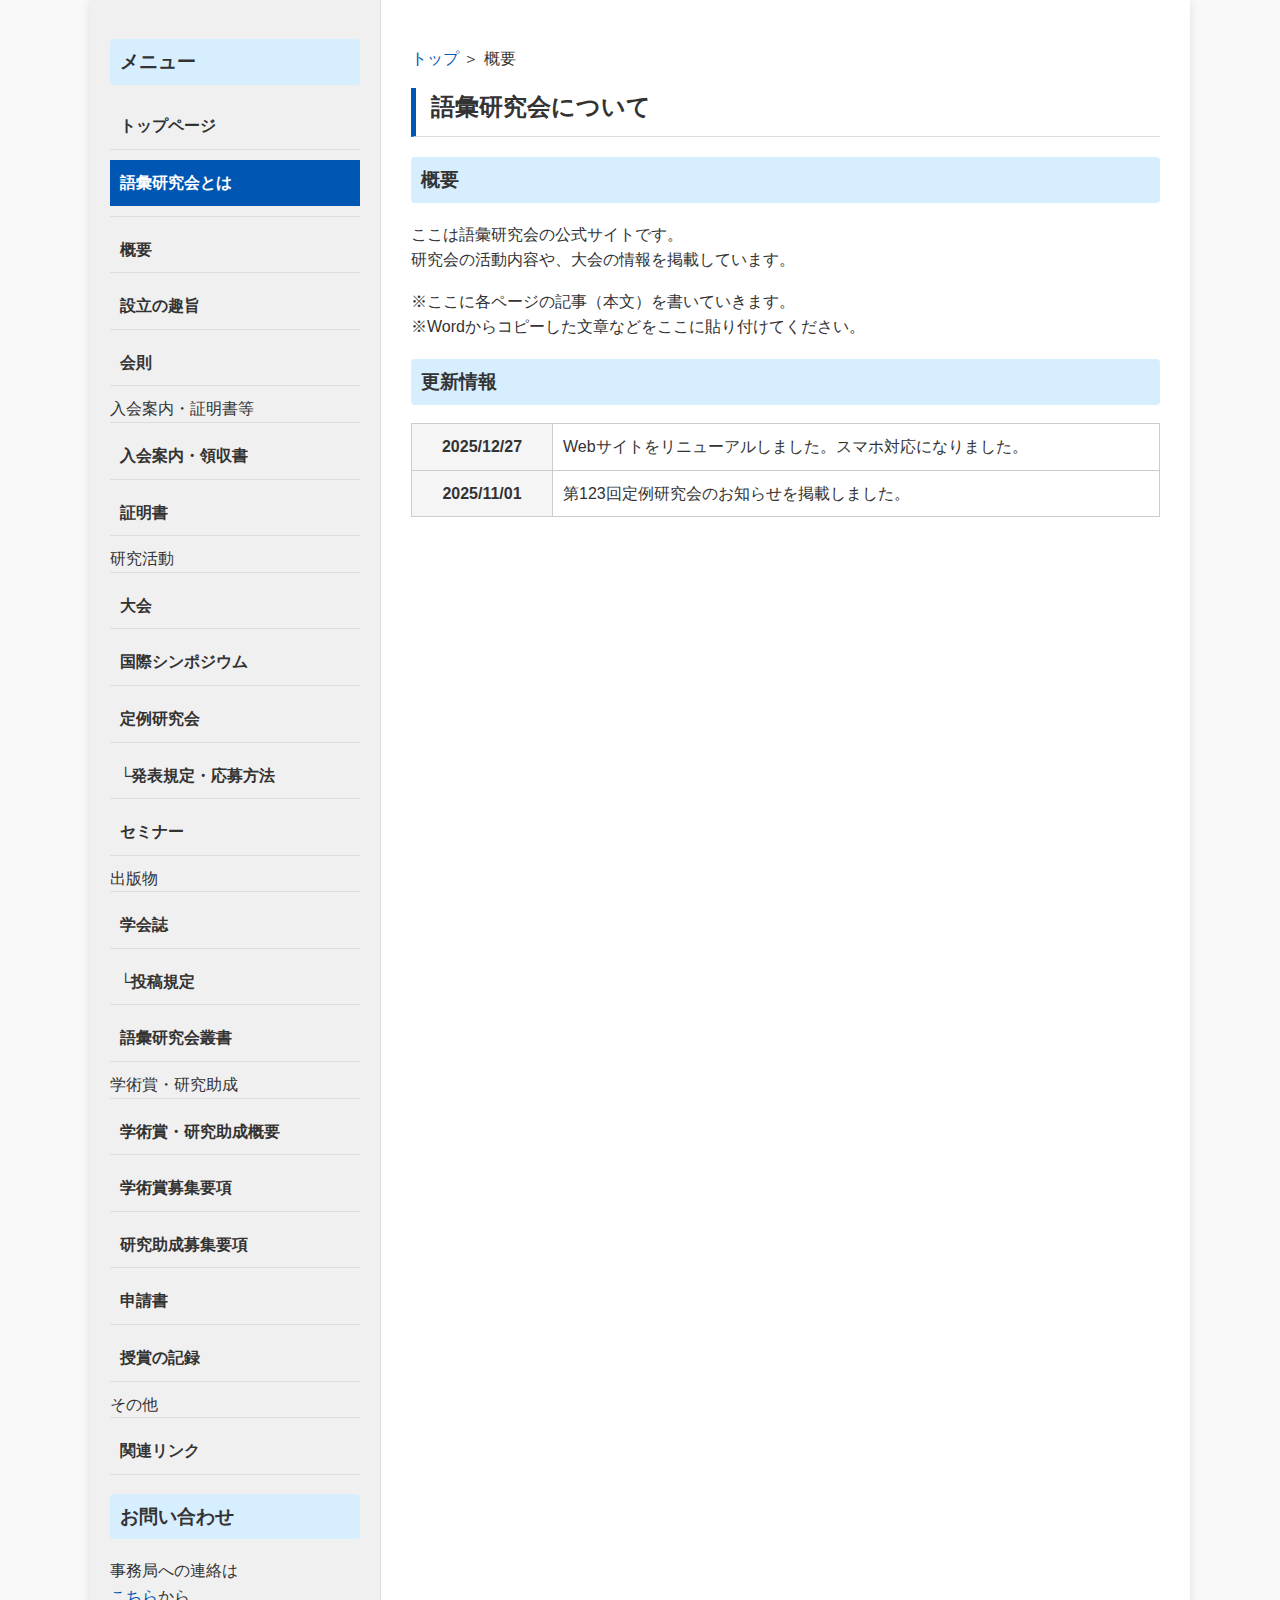
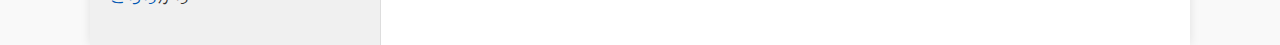
<file: index.html>
<!DOCTYPE html>
<html lang="ja">
<head>
    <meta charset="UTF-8">
    <meta name="viewport" content="width=device-width, initial-scale=1.0">
    <title>語彙研究会</title>
    <link rel="stylesheet" href="style.css">
</head>
<body>

    <header class="mobile-header">
        <h1>語彙研究会</h1>
        <button id="menu-toggle">メニュー</button>
    </header>

    <div class="wrapper">
        <nav class="side-menu" id="side-menu"></nav>

        <main class="contents">
            <div class="breadcrumb">
                <p><a href="index.html">トップ</a> ＞ 概要</p>
            </div>

            <h2>語彙研究会について</h2>
            
            <section>
                <h3>概要</h3>
                <p>
                    ここは語彙研究会の公式サイトです。<br>
                    研究会の活動内容や、大会の情報を掲載しています。
                </p>
                <p>
                    ※ここに各ページの記事（本文）を書いていきます。<br>
                    ※Wordからコピーした文章などをここに貼り付けてください。
                </p>
            </section>

            <section>
                <h3>更新情報</h3>
                <table class="info-table">
                    <tr>
                        <th>2025/12/27</th>
                        <td>Webサイトをリニューアルしました。スマホ対応になりました。</td>
                    </tr>
                    <tr>
                        <th>2025/11/01</th>
                        <td>第123回定例研究会のお知らせを掲載しました。</td>
                    </tr>
                </table>
            </section>
        </main>
    </div>

    <script src="script.js"></script>
</body>
</html>
</file>
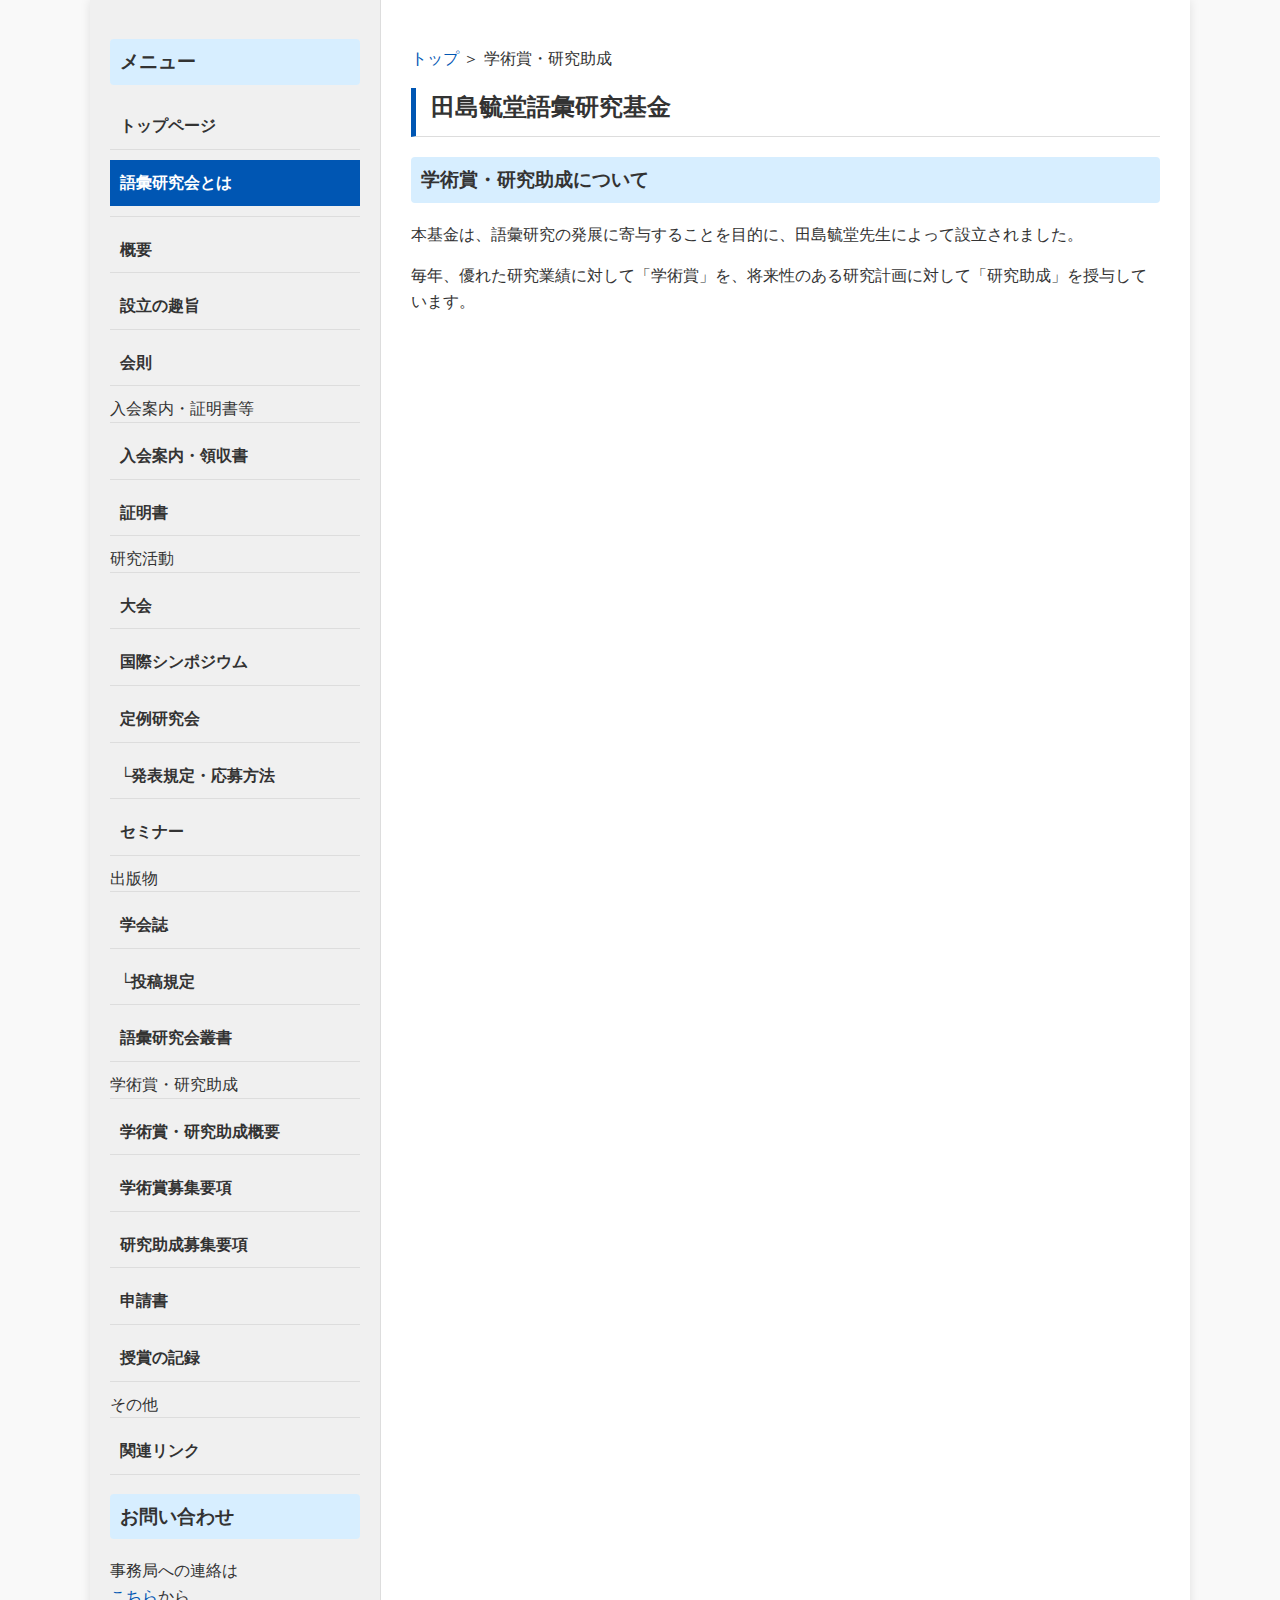
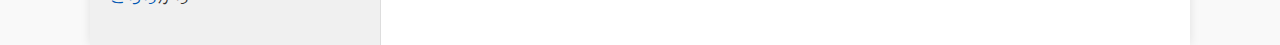
<file: about_kikin.html>
<!DOCTYPE html>
<html lang="ja">
<head>
    <meta charset="UTF-8">
    <meta name="viewport" content="width=device-width, initial-scale=1.0">
    <title>学術賞・研究助成 - 語彙研究会</title>
    <link rel="stylesheet" href="style.css">
</head>
<body>
    <header class="mobile-header"><h1>語彙研究会</h1><button id="menu-toggle">メニュー</button></header>
    <div class="wrapper">
        <nav class="side-menu" id="side-menu"></nav>
        <main class="contents">
            <div class="breadcrumb"><p><a href="index.html">トップ</a> ＞ 学術賞・研究助成</p></div>
            <h2>田島毓堂語彙研究基金</h2>
            <section>
                <h3>学術賞・研究助成について</h3>
                <p>本基金は、語彙研究の発展に寄与することを目的に、田島毓堂先生によって設立されました。</p>
                <p>毎年、優れた研究業績に対して「学術賞」を、将来性のある研究計画に対して「研究助成」を授与しています。</p>
            </section>
        </main>
    </div>
    <script src="script.js"></script>
</body>
</html>
</file>
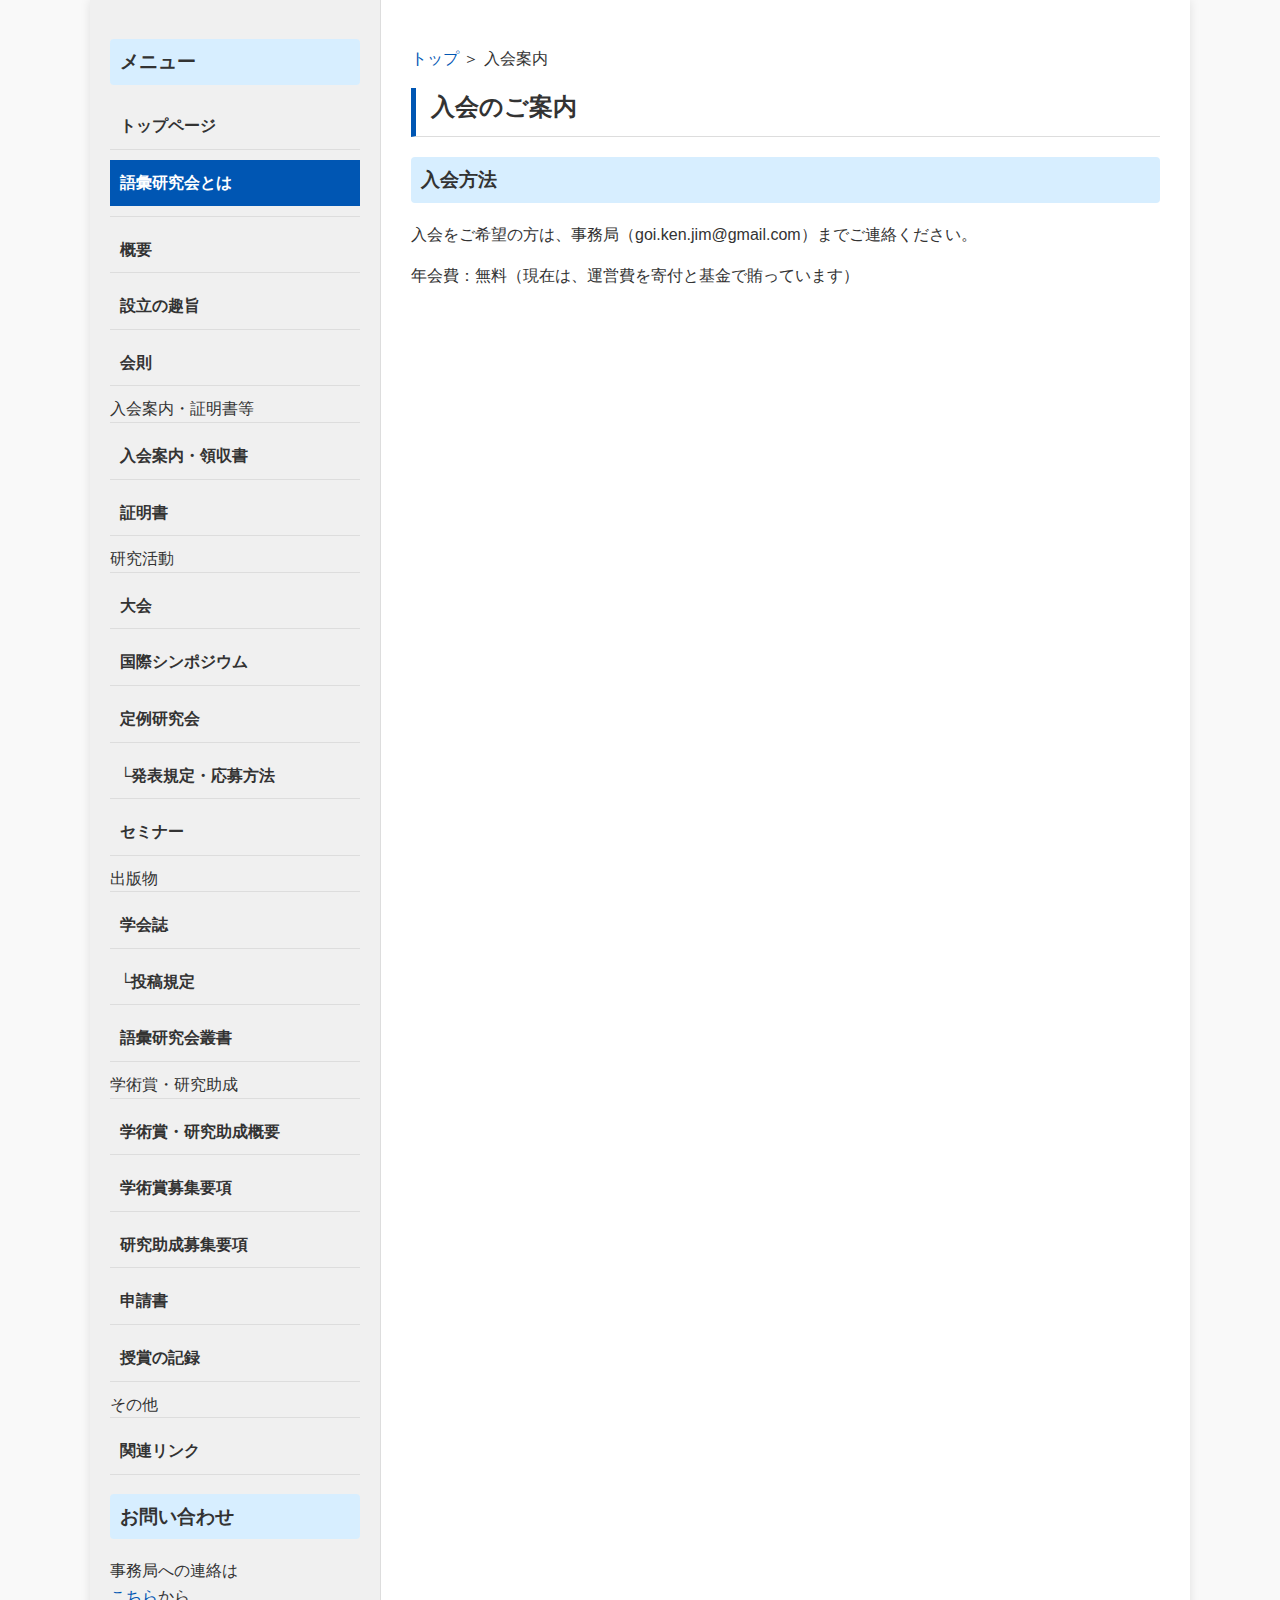
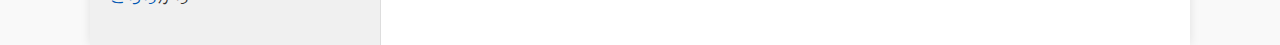
<file: annai.html>
<!DOCTYPE html>
<html lang="ja">
<head>
    <meta charset="UTF-8">
    <meta name="viewport" content="width=device-width, initial-scale=1.0">
    <title>入会案内 - 語彙研究会</title>
    <link rel="stylesheet" href="style.css">
</head>
<body>
    <header class="mobile-header"><h1>語彙研究会</h1><button id="menu-toggle">メニュー</button></header>
    <div class="wrapper">
        <nav class="side-menu" id="side-menu"></nav>
        <main class="contents">
            <div class="breadcrumb"><p><a href="index.html">トップ</a> ＞ 入会案内</p></div>
            <h2>入会のご案内</h2>
            <section>
                <h3>入会方法</h3>
                <p>入会をご希望の方は、事務局（goi.ken.jim@gmail.com）までご連絡ください。</p>
                <p>年会費：無料（現在は、運営費を寄付と基金で賄っています）</p>
            </section>
        </main>
    </div>
    <script src="script.js"></script>
</body>
</html>
</file>
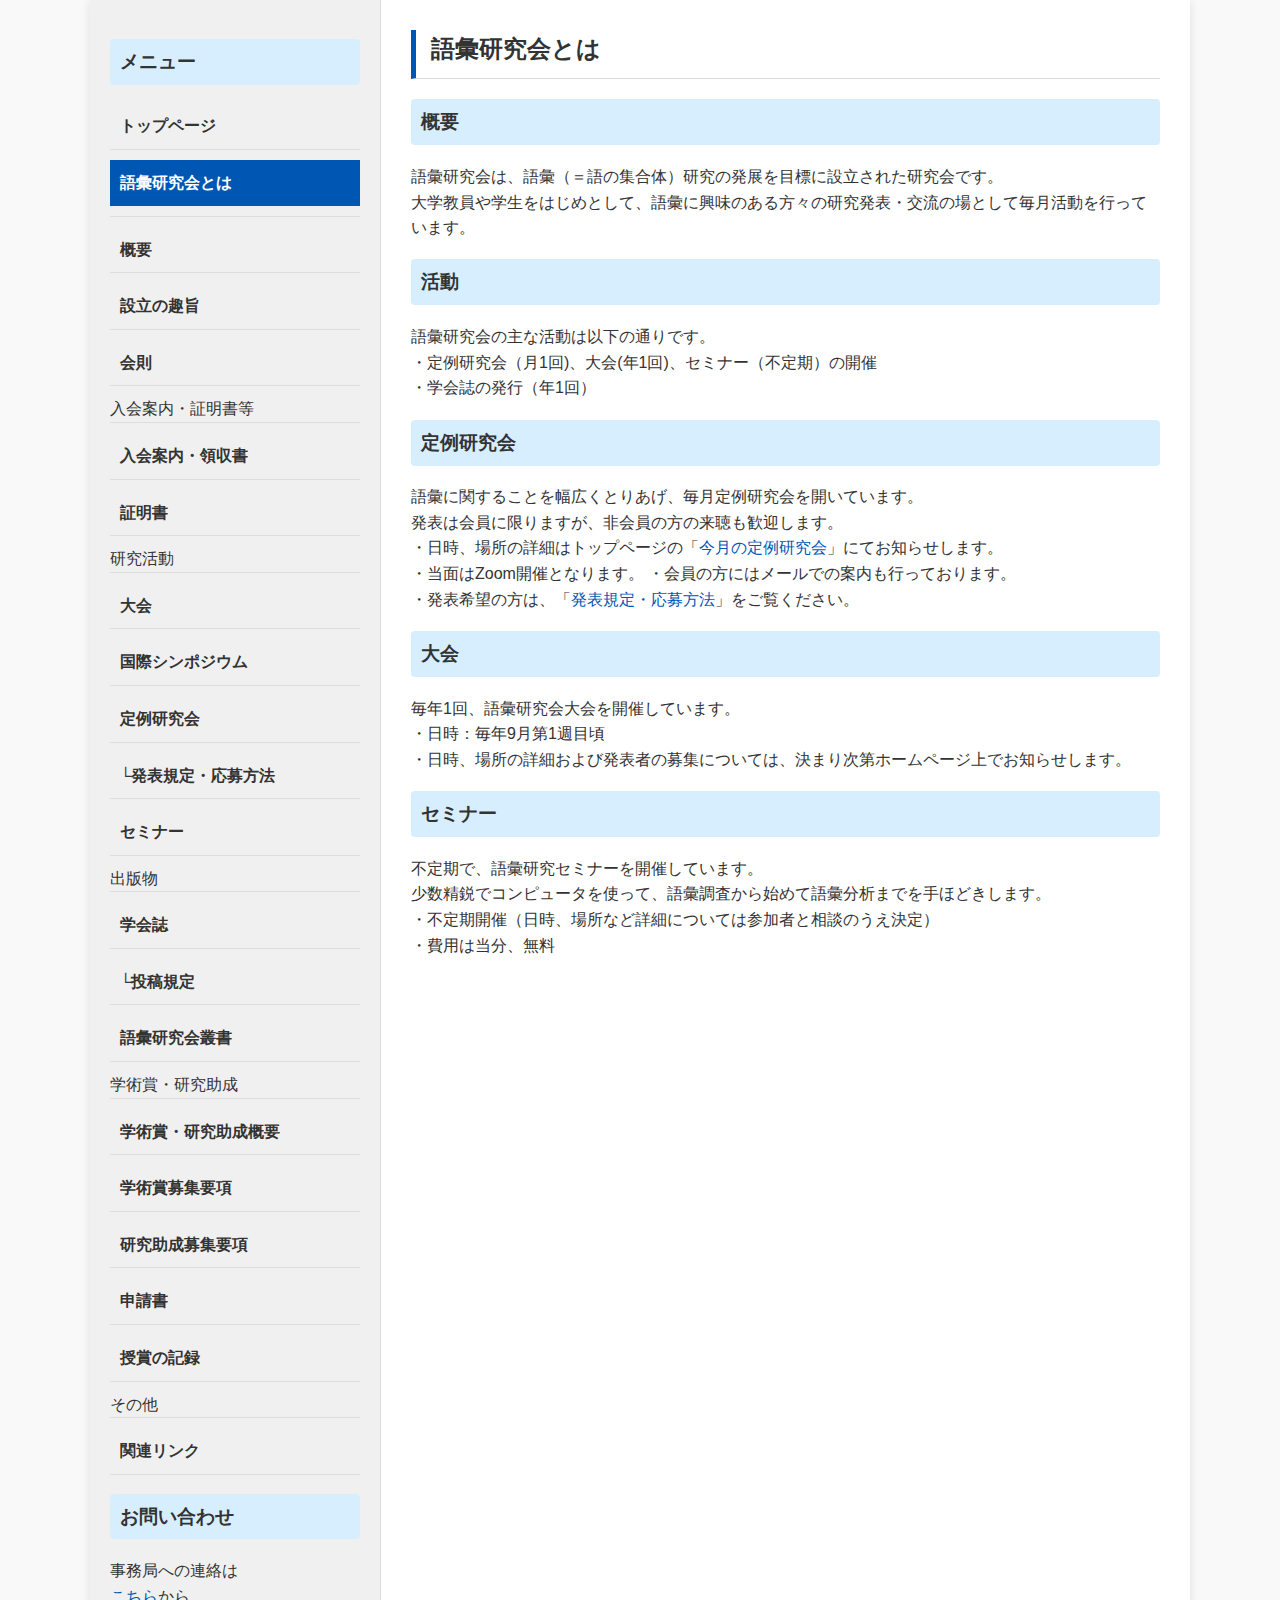
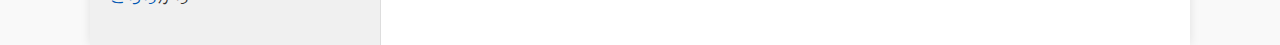
<file: gaiyou.html>
<!DOCTYPE html>
<html lang="ja">
<head>
    <meta charset="UTF-8">
    <meta name="viewport" content="width=device-width, initial-scale=1.0">
    <title>概要 - 語彙研究会</title>
    <link rel="stylesheet" href="style.css">
</head>
<body>
    <header class="mobile-header">
        <h1>語彙研究会</h1>
        <button id="menu-toggle">メニュー</button>
    </header>
    <div class="wrapper">
        <nav class="side-menu" id="side-menu"></nav>
        <main class="contents">
            <h2>語彙研究会とは</h2>
            <section>
                <h3>概要</h3>
                <p>語彙研究会は、語彙（＝語の集合体）研究の発展を目標に設立された研究会です。<br>
                   大学教員や学生をはじめとして、語彙に興味のある方々の研究発表・交流の場として毎月活動を行っています。
                </p>

                <h3>活動</h3>
                <p>語彙研究会の主な活動は以下の通りです。<br>
                   ・定例研究会（月1回)、大会(年1回)、セミナー（不定期）の開催<br>
                   ・学会誌の発行（年1回）
                 </p>

                <h3>定例研究会</h3>
                <p>語彙に関することを幅広くとりあげ、毎月定例研究会を開いています。<br>
                   発表は会員に限りますが、非会員の方の来聴も歓迎します。<br>
                   ・日時、場所の詳細はトップページの「<a href="index.html">今月の定例研究会</a>」にてお知らせします。<br>
                   ・当面はZoom開催となります。
                   ・会員の方にはメールでの案内も行っております。<br>
                   ・発表希望の方は、「<a href="happyou.html">発表規定・応募方法</a>」をご覧ください。
                 </p>

                <h3>大会</h3>
                <p>毎年1回、語彙研究会大会を開催しています。<br>
                   ・日時：毎年9月第1週目頃<br>
                   ・日時、場所の詳細および発表者の募集については、決まり次第ホームページ上でお知らせします。
                 </p>

                <h3>セミナー</h3>
                <p>不定期で、語彙研究セミナーを開催しています。<br>
                   少数精鋭でコンピュータを使って、語彙調査から始めて語彙分析までを手ほどきします。<br>
                   ・不定期開催（日時、場所など詳細については参加者と相談のうえ決定）<br>
                   ・費用は当分、無料
                 </p>
            </section>
        </main>
    </div>
    <script src="script.js"></script>
</body>
</html>
</file>
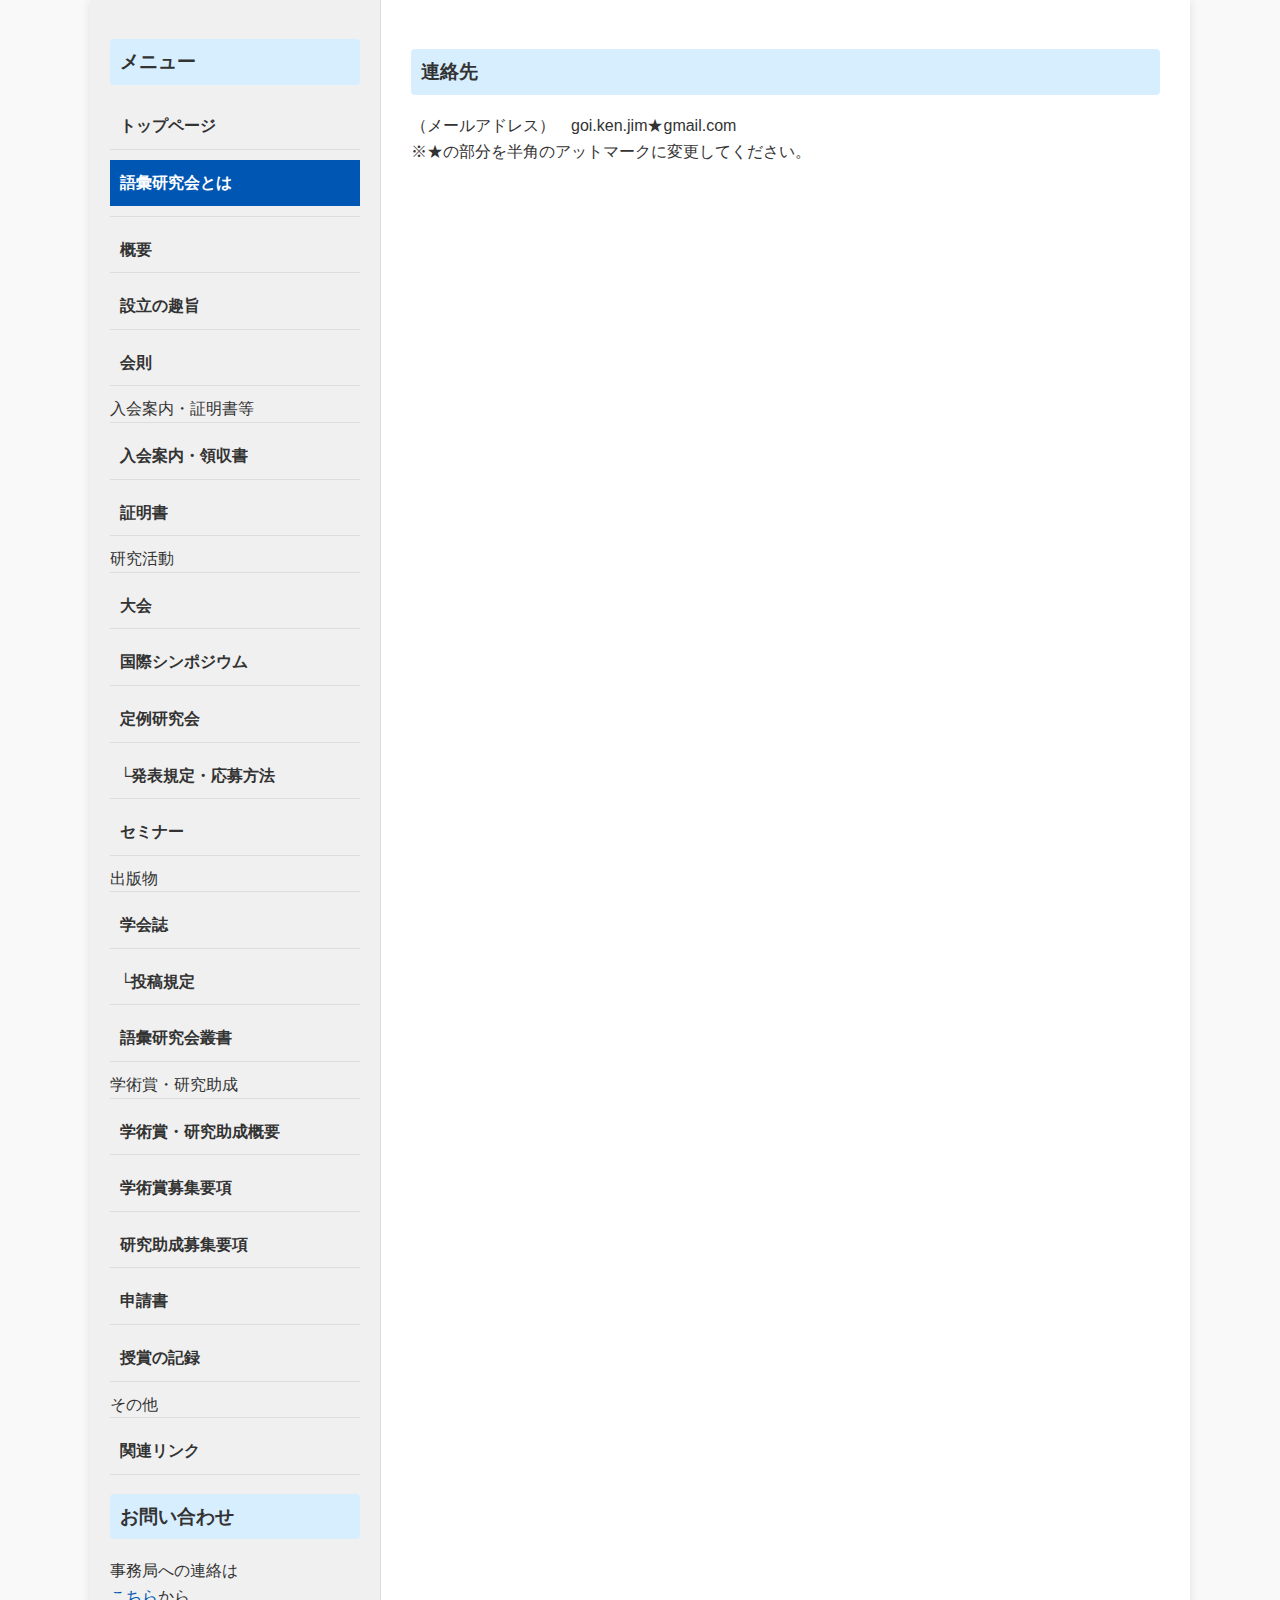
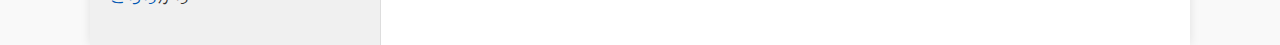
<file: renraku.html>
<!DOCTYPE html><html lang="ja"><head>    <meta charset="UTF-8">    <meta name="viewport" content="width=device-width, initial-scale=1.0">    <title>語彙研究会</title>    <link rel="stylesheet" href="style.css"></head><body>    <header class="mobile-header">        <h1>語彙研究会</h1>        <button id="menu-toggle">メニュー</button>    </header>    <div class="wrapper">        <nav class="side-menu" id="side-menu"></nav>        <main class="contents">            <section>                <h3>連絡先</h3>                <p>                    （メールアドレス）　goi.ken.jim★gmail.com<br>                    ※★の部分を半角のアットマークに変更してください。                </p>            </section>    </div>    <script src="script.js"></script></body></html>
</file>
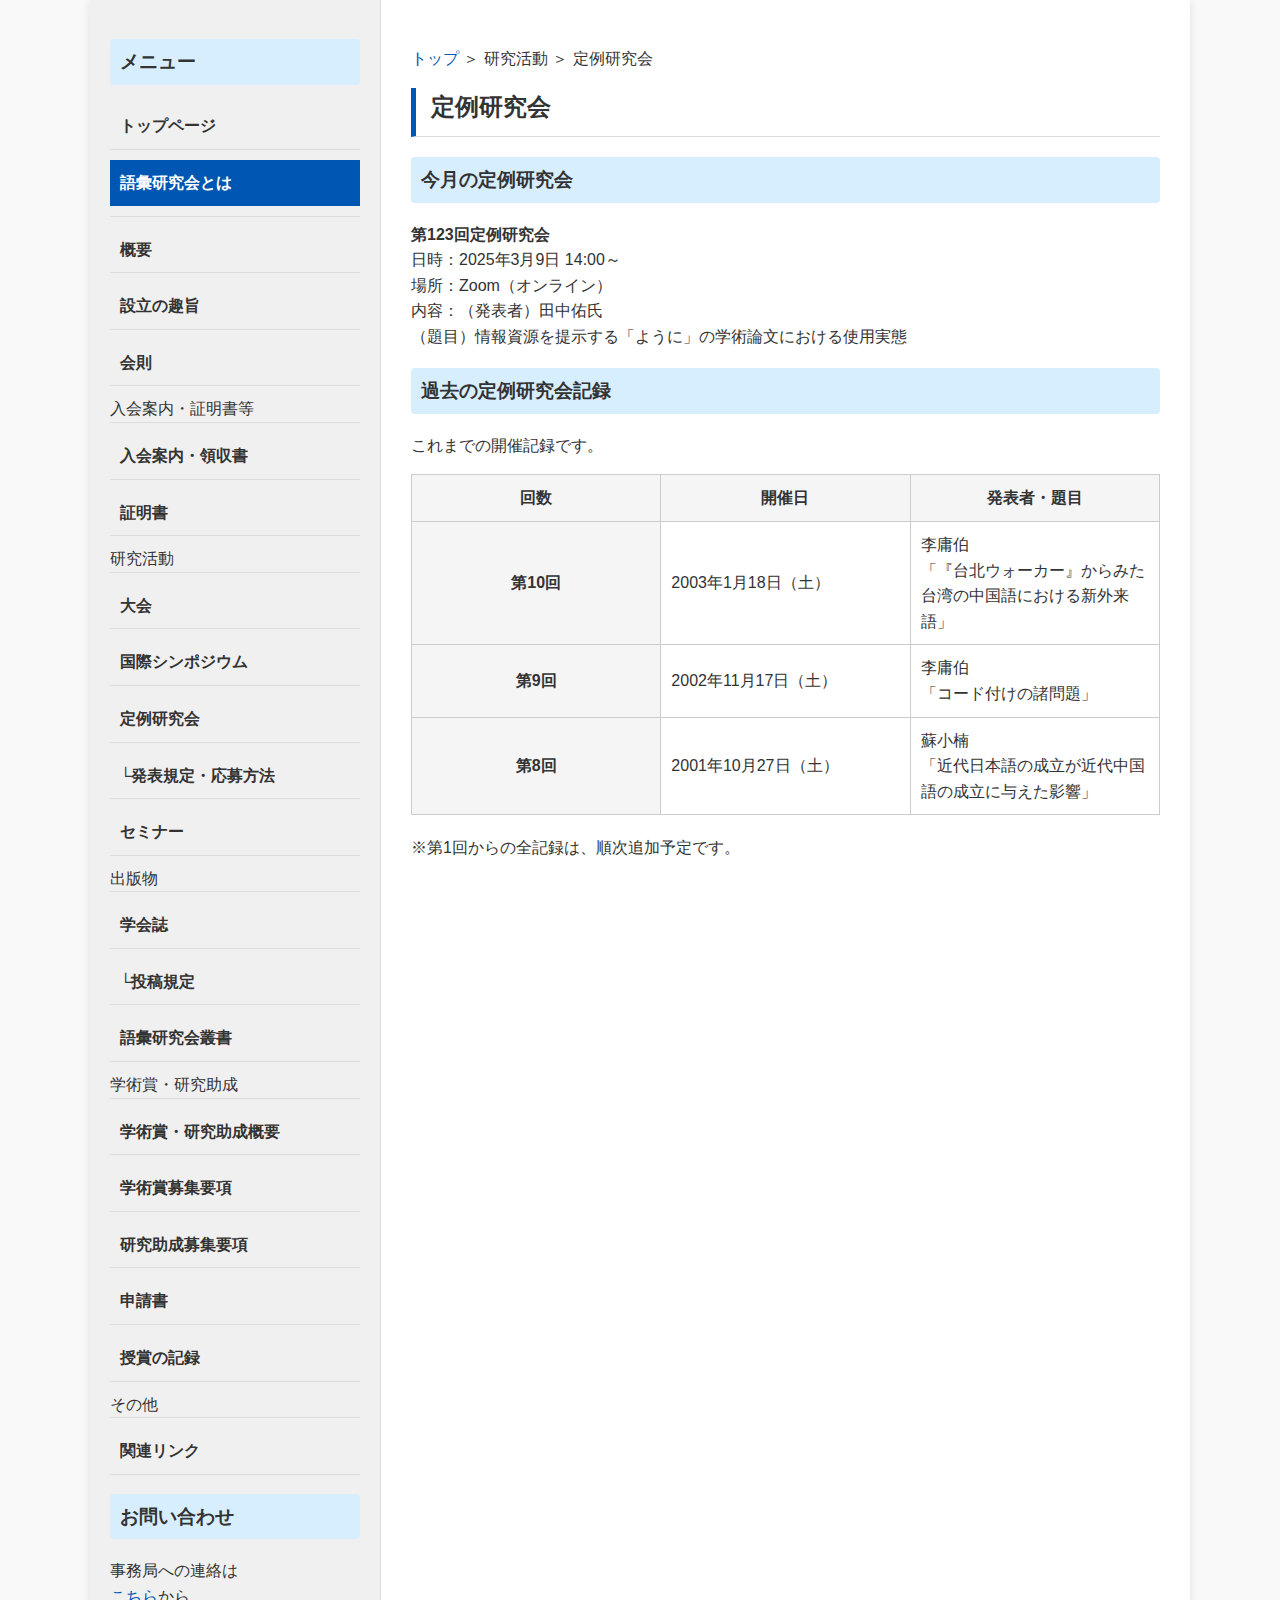
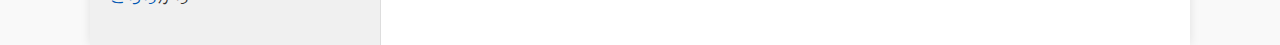
<file: teirei.html>
<!DOCTYPE html>
<html lang="ja">
<head>
    <meta charset="UTF-8">
    <meta name="viewport" content="width=device-width, initial-scale=1.0">
    <title>定例研究会 - 語彙研究会</title>
    <link rel="stylesheet" href="style.css">
</head>
<body>

    <header class="mobile-header">
        <h1>語彙研究会</h1>
        <button id="menu-toggle">メニュー</button>
    </header>

    <div class="wrapper">
        <nav class="side-menu" id="side-menu"></nav>

        <main class="contents">
            <div class="breadcrumb">
                <p><a href="index.html">トップ</a> ＞ 研究活動 ＞ 定例研究会</p>
            </div>

            <h2>定例研究会</h2>
            
            <section>
                <h3>今月の定例研究会</h3>
                <div class="info-box">
                    <p><b>第123回定例研究会</b><br>
                    日時：2025年3月9日 14:00～<br>
                    場所：Zoom（オンライン）<br>
                    内容：（発表者）田中佑氏<br>
                    （題目）情報資源を提示する「ように」の学術論文における使用実態</p>
                </div>
            </section>

            <section>
                <h3>過去の定例研究会記録</h3>
                <p>これまでの開催記録です。</p>
                
                <table class="info-table">
                    <thead>
                        <tr>
                            <th>回数</th>
                            <th>開催日</th>
                            <th>発表者・題目</th>
                        </tr>
                    </thead>
                    <tbody>
                        <tr>
                            <th>第10回</th>
                            <td>2003年1月18日（土）</td>
                            <td>李庸伯<br>「『台北ウォーカー』からみた台湾の中国語における新外来語」</td>
                        </tr>
                        <tr>
                            <th>第9回</th>
                            <td>2002年11月17日（土）</td>
                            <td>李庸伯<br>「コード付けの諸問題」</td>
                        </tr>
                        <tr>
                            <th>第8回</th>
                            <td>2001年10月27日（土）</td>
                            <td>蘇小楠<br>「近代日本語の成立が近代中国語の成立に与えた影響」</td>
                        </tr>
                    </tbody>
                </table>
                <p>※第1回からの全記録は、順次追加予定です。</p>
            </section>
        </main>
    </div>

    <script src="script.js"></script>
</body>
</html>
</file>
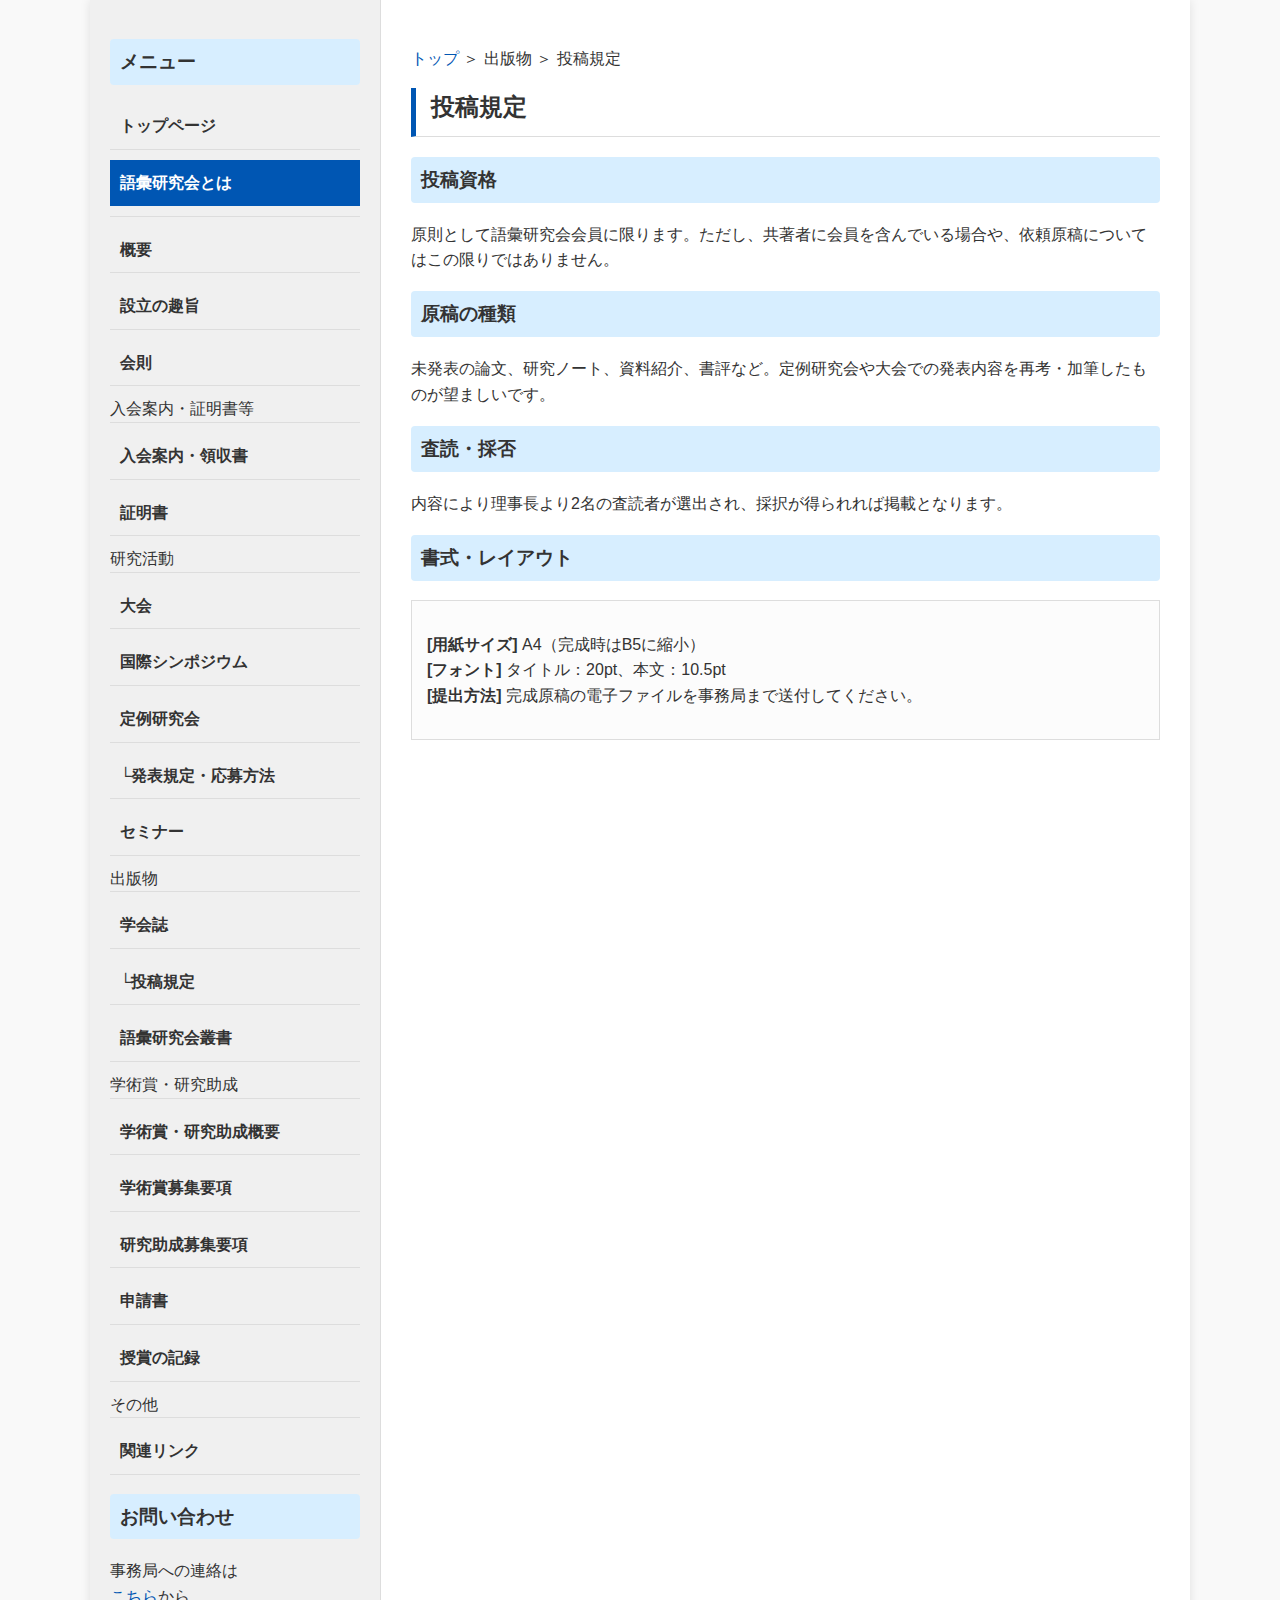
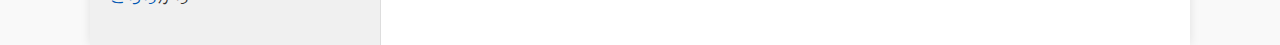
<file: toukou.html>
<!DOCTYPE html>
<html lang="ja">
<head>
    <meta charset="UTF-8">
    <meta name="viewport" content="width=device-width, initial-scale=1.0">
    <title>投稿規定 - 語彙研究会</title>
    <link rel="stylesheet" href="style.css">
</head>
<body>
    <header class="mobile-header">
        <h1>語彙研究会</h1>
        <button id="menu-toggle">メニュー</button>
    </header>

    <div class="wrapper">
        <nav class="side-menu" id="side-menu"></nav>

        <main class="contents">
            <div class="breadcrumb">
                <p><a href="index.html">トップ</a> ＞ 出版物 ＞ 投稿規定</p>
            </div>

            <h2>投稿規定</h2>
            
            <section>
                <h3>投稿資格</h3>
                <p>原則として語彙研究会会員に限ります。ただし、共著者に会員を含んでいる場合や、依頼原稿についてはこの限りではありません。</p>
            </section>

            <section>
                <h3>原稿の種類</h3>
                <p>未発表の論文、研究ノート、資料紹介、書評など。定例研究会や大会での発表内容を再考・加筆したものが望ましいです。</p>
            </section>

            <section>
                <h3>査読・採否</h3>
                <p>内容により理事長より2名の査読者が選出され、採択が得られれば掲載となります。</p>
            </section>

            <section>
                <h3>書式・レイアウト</h3>
                <div class="info-box" style="background-color: #fcfcfc; border: 1px solid #ddd; padding: 15px;">
                    <p><b>[用紙サイズ]</b> A4（完成時はB5に縮小）<br>
                    <b>[フォント]</b> タイトル：20pt、本文：10.5pt<br>
                    <b>[提出方法]</b> 完成原稿の電子ファイルを事務局まで送付してください。</p>
                </div>
            </section>
        </main>
    </div>
    <script src="script.js"></script>
</body>
</html>
</file>
<file: style.css>
/* 全体の基本設定 */
body {
    font-family: "Helvetica Neue", Arial, "Hiragino Kaku Gothic ProN", "Hiragino Sans", Meiryo, sans-serif;
    margin: 0;
    padding: 0;
    color: #333;
    line-height: 1.6;
    background-color: #f9f9f9;
}

a { color: #0056b3; text-decoration: none; }
a:hover { text-decoration: underline; }

/* レイアウトの枠組み */
.wrapper {
    max-width: 1100px;
    margin: 0 auto;
    display: flex; /* 横並びにする指定 */
    background-color: #fff;
    box-shadow: 0 0 10px rgba(0,0,0,0.1);
    min-height: 100vh;
}

/* サイドメニュー（PC用） */
.side-menu {
    width: 250px;
    background-color: #f0f0f0;
    padding: 20px;
    border-right: 1px solid #ddd;
    flex-shrink: 0; /* 幅を固定 */
}

.menu-inner ul {
    list-style: none;
    padding: 0;
}

.menu-inner li {
    margin-bottom: 10px;
    border-bottom: 1px solid #ddd;
}

.menu-inner li a {
    display: block;
    padding: 10px;
    color: #333;
    font-weight: bold;
}

.menu-inner li a:hover {
    background-color: #ddd;
}

.menu-inner li div {
    display: block;
    margin-bottom: 10px;
    padding: 10px;
    color: #fff;
    font-weight: bold;
    background-color: #0056b3;
}

/* メインコンテンツ */
.contents {
    flex-grow: 1; /* 残りの幅を全部使う */
    padding: 30px;
}

/* 見出しのデザイン */
h2 {
    border-left: 5px solid #0056b3;
    padding-left: 15px;
    border-bottom: 1px solid #ddd;
    padding-bottom: 10px;
    margin-top: 0;
}

h3 {
    background-color: #d7eeff;
    padding: 8px 10px;
    border-radius: 4px;
}

h4 {
    padding-left: 8px;
    border-bottom: 1px solid #0056b3;
    padding-bottom: 5px;
}

/* テーブル（表）のデザイン */
table.info-table {
    width: 100%;
    border-collapse: collapse;
    margin-bottom: 20px;
}

table.info-table th, table.info-table td {
    border: 1px solid #ccc;
    padding: 10px;
}

table.info-table th {
    background-color: #f5f5f5;
    width: 120px;
    white-space: nowrap;
}

/* スマホ用ヘッダー（最初は隠しておく） */
.mobile-header {
    display: none;
    background-color: #0056b3;
    color: white;
    padding: 10px 20px;
    align-items: center;
    justify-content: space-between;
}

.mobile-header h1 { font-size: 1.2rem; margin: 0; }
#menu-toggle {
    background: white;
    color: #0056b3;
    border: none;
    padding: 5px 10px;
    border-radius: 4px;
    cursor: pointer;
}

/* === スマホ対応（画面幅が768px以下のとき） === */
@media (max-width: 768px) {
    .wrapper {
        flex-direction: column; /* 縦並びにする */
    }

    .mobile-header {
        display: flex; /* スマホではヘッダーを表示 */
    }

    .side-menu {
        width: 100%; /* 横幅いっぱいに */
        display: none; /* 最初は隠す */
        border-right: none;
        border-bottom: 1px solid #ddd;
    }

    .side-menu.active {
        display: block; /* ボタンが押されたら表示 */
    }

    .contents {
        padding: 15px;
    }
    
    /* 表がはみ出さないようにスクロールさせる */
    .gakkaishi_log {
        overflow-x: auto;
    }
}
</file>
